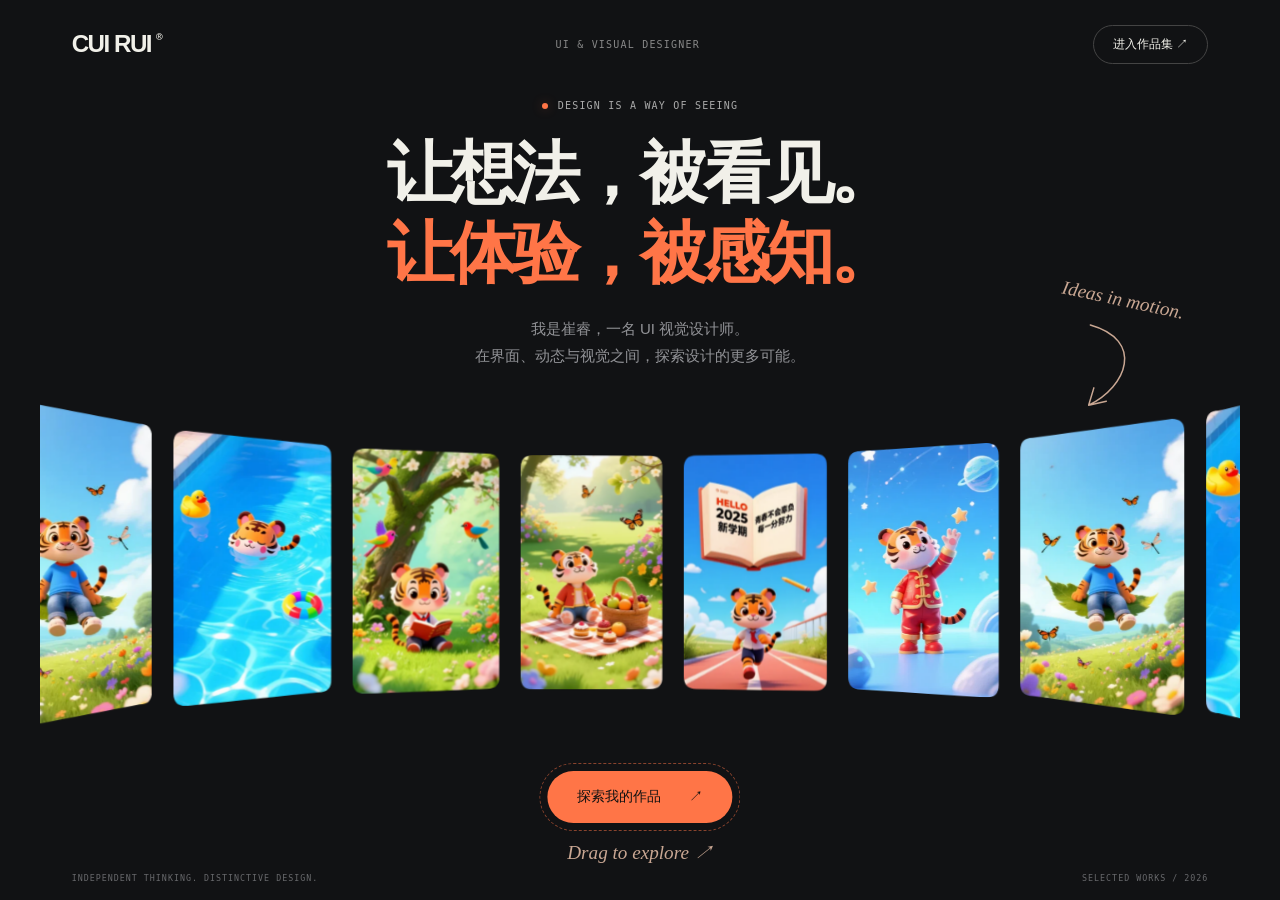
<file: index.html>
<!doctype html><html lang="zh-CN"><head><meta charset="utf-8"><meta name="viewport" content="width=device-width,initial-scale=1"><title>崔睿 — 视觉，让想法发生</title><meta name="description" content="崔睿的 UI 与视觉设计作品集，探索界面、情感交互与视觉表达。"><link rel="stylesheet" href="style.css"></head><body class="entrance"><div class="entry-frame"><header class="entry-nav"><a class="brand" href="index.html">CUI RUI<span>®</span></a><span class="mono entry-tag">UI & VISUAL DESIGNER</span><a class="pill" href="portfolio.html">进入作品集 ↗</a></header><main class="entry-copy"><div class="eyebrow"><i></i> DESIGN IS A WAY OF SEEING</div><h1><span>让想法，被看见。</span><span>让体验，被感知。</span></h1><p>我是崔睿，一名 UI 视觉设计师。<br>在界面、动态与视觉之间，探索设计的更多可能。</p></main><span class="hand note-one">Ideas in motion.<svg viewBox="0 0 100 130"><path d="M15 5 C90 10 80 75 35 110 M35 110 L37 86 M35 110 L57 100"/></svg></span><div class="carousel" aria-label="可拖拽的小老虎作品图片轮播"><div id="cards"></div></div><div class="entry-action"><a class="entry-cta" href="portfolio.html">探索我的作品 <span>↗</span></a><span class="hand">Drag to explore ↗</span></div><footer class="entry-footer mono"><span>INDEPENDENT THINKING. DISTINCTIVE DESIGN.</span><span>SELECTED WORKS / 2026</span></footer></div><script defer src="intro.js?v=perf4"></script></body></html>
</file>
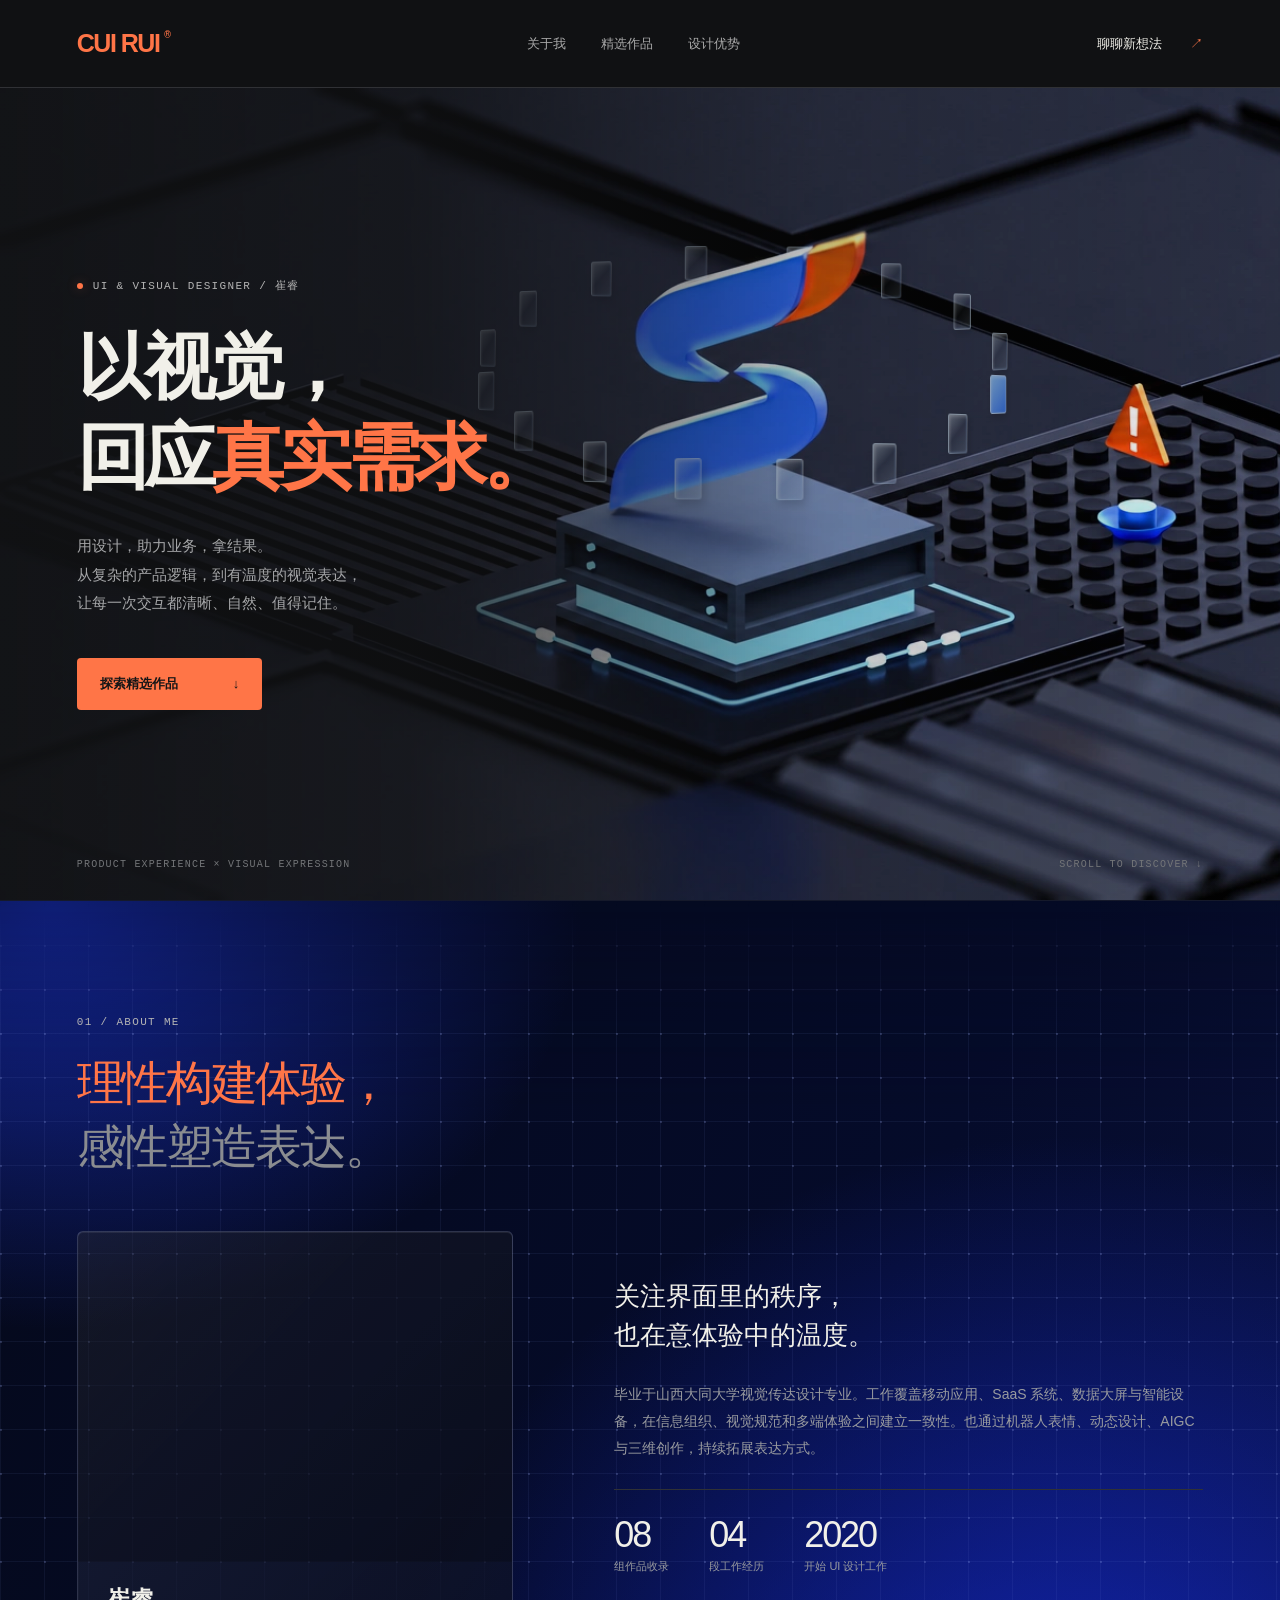
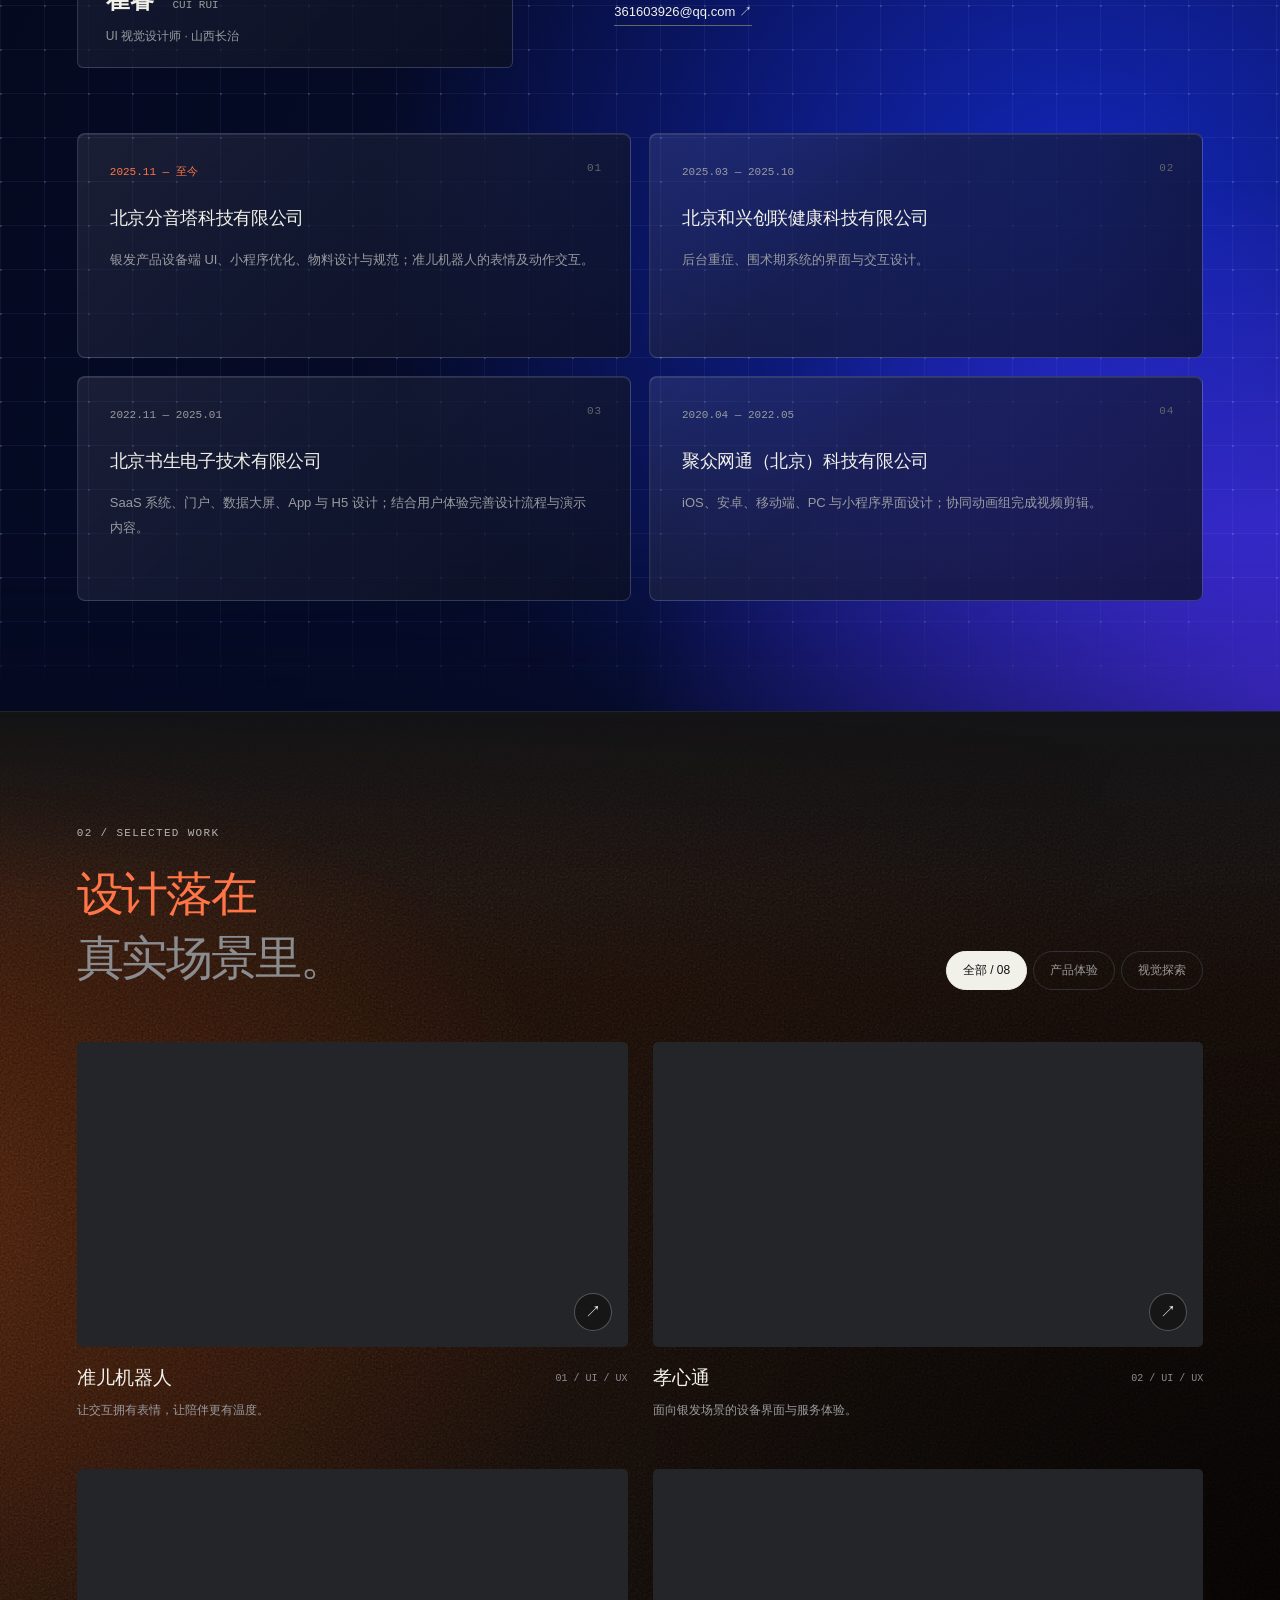
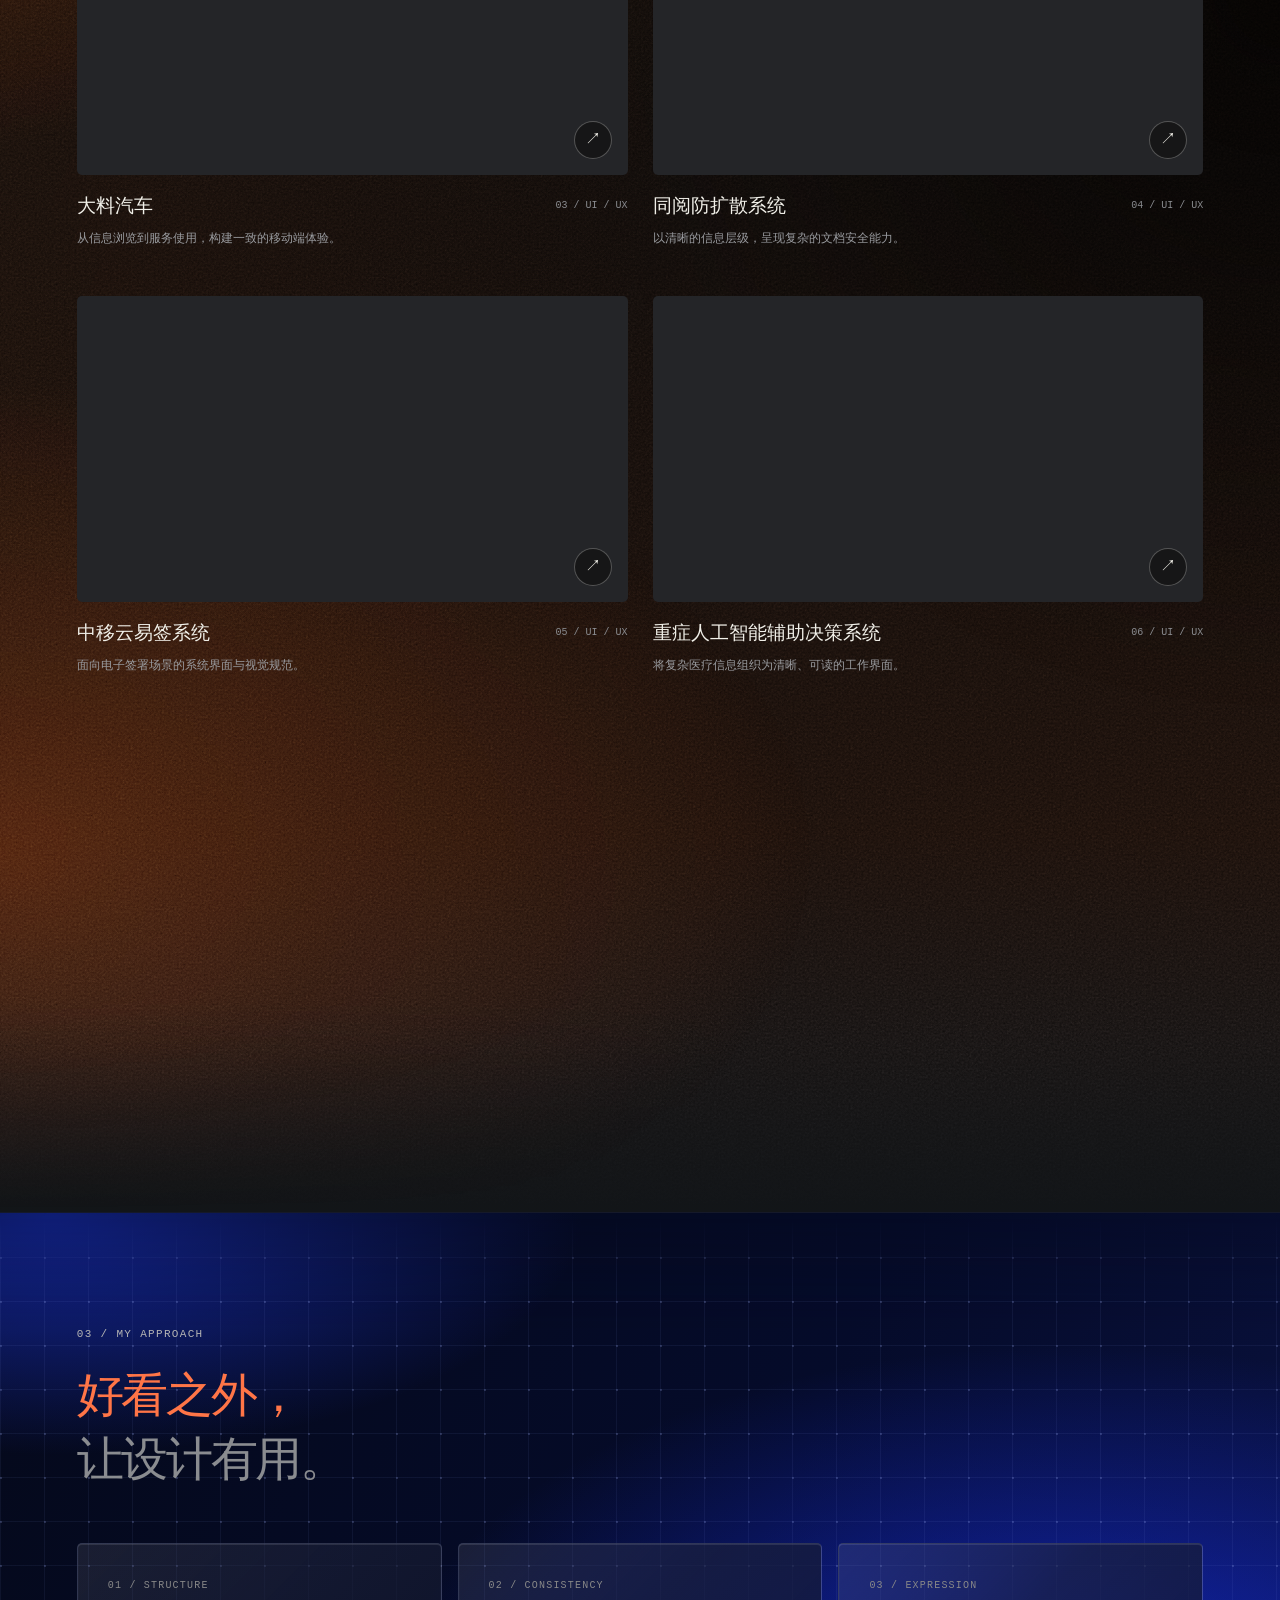
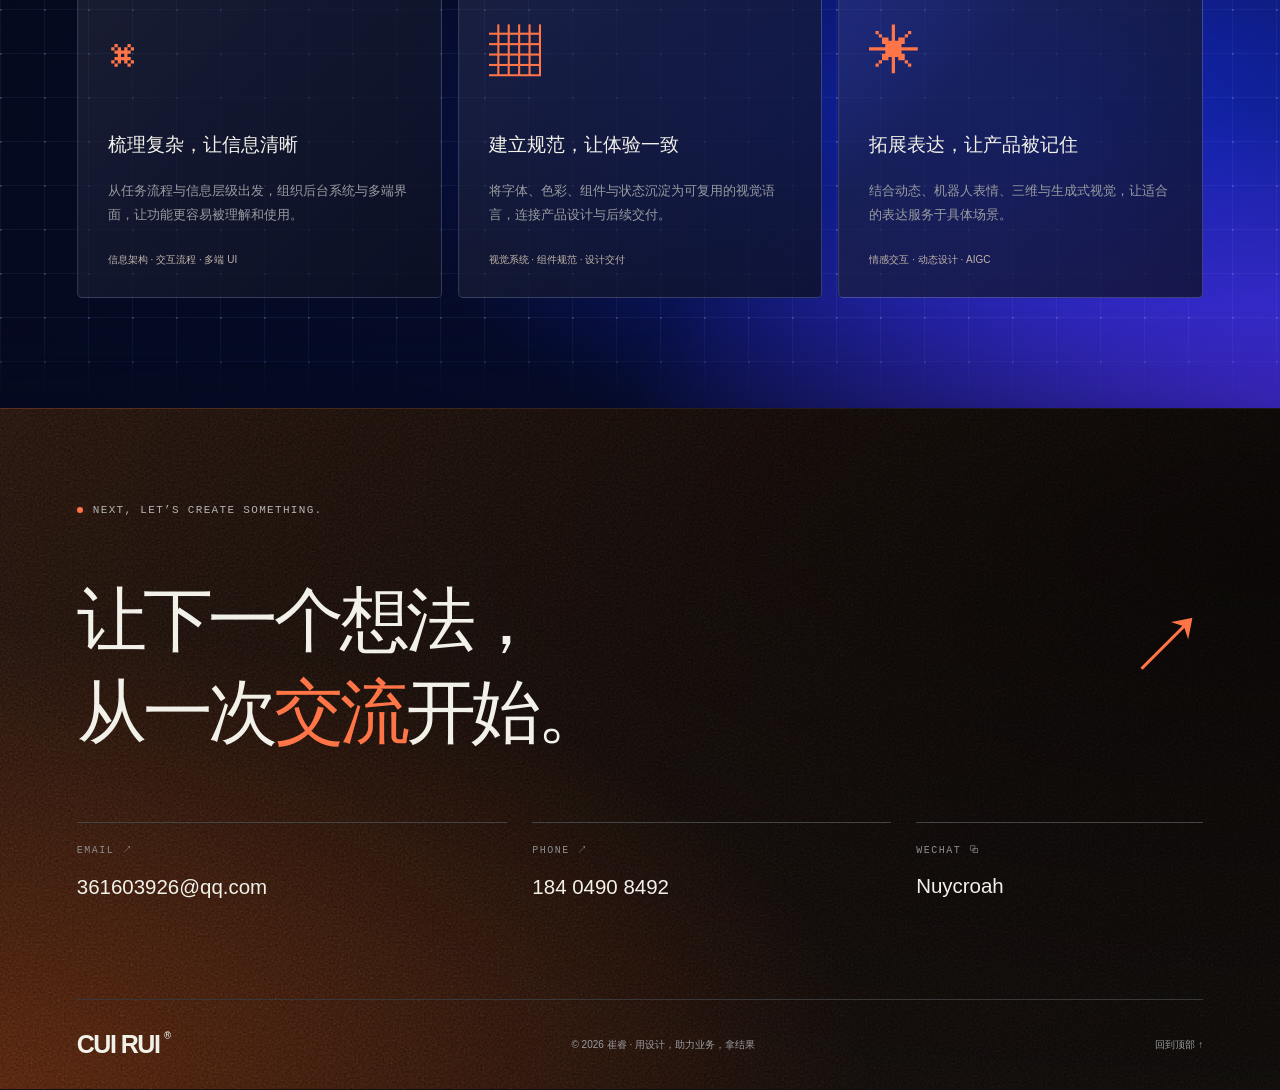
<file: portfolio.html>
<!doctype html><html lang="zh-CN"><head><meta charset="utf-8"><meta name="viewport" content="width=device-width,initial-scale=1"><title>崔睿 — UI 视觉设计师 · 精选作品</title><meta name="description" content="崔睿的个人作品集。产品界面、银发体验、机器人情感交互、AIGC 与三维视觉。"><link rel="preload" as="image" href="assets/hero-background-clean.webp" fetchpriority="high"><link rel="stylesheet" href="style.css"></head><body class="portfolio"><header class="site-nav"><a class="brand" href="index.html">CUI RUI<span>®</span></a><nav aria-label="主导航"><a href="#about">关于我</a><a href="#work">精选作品</a><a href="#approach">设计优势</a></nav><a class="nav-contact" href="#contact">聊聊新想法 <span>↗</span></a></header><main><section class="hero wrap"><div class="hero-copy"><div class="eyebrow"><i></i> UI & VISUAL DESIGNER / 崔睿</div><h1>以视觉，<br>回应<span>真实需求。</span></h1><p>用设计，助力业务，拿结果。<br>从复杂的产品逻辑，到有温度的视觉表达，<br>让每一次交互都清晰、自然、值得记住。</p><a class="solid-button" href="#work">探索精选作品 <span>↓</span></a></div><div class="hero-art" aria-hidden="true"><div class="orb o1"></div><div class="orb o2"></div><div class="orb o3"></div><div class="art-cross">+</div><div class="art-label mono">FORM<br>FOLLOWS<br>FEELING.</div><span class="art-coordinate mono">CR—026 / VISUAL EXPLORATION</span></div><div class="hero-bottom mono"><span>PRODUCT EXPERIENCE × VISUAL EXPRESSION</span><span>SCROLL TO DISCOVER ↓</span></div></section><section class="about wrap section" id="about"><div class="section-head"><span class="eyebrow">01 / ABOUT ME</span><h2>理性构建体验，<br><em>感性塑造表达。</em></h2></div><div class="about-grid"><div class="portrait-card"><div class="portrait-photo"><img src="assets/portrait-640.webp" srcset="assets/portrait-640.webp 640w, assets/portrait-1280.webp 1280w" sizes="(max-width:820px) 105px, 40vw" decoding="async" alt="崔睿的个人照片" width="2316" height="3088" loading="lazy"></div><div><h3>崔睿 <small>CUI RUI</small></h3><p>UI 视觉设计师 · 山西长治</p></div></div><div class="about-body"><p class="lead">关注界面里的秩序，<br>也在意体验中的温度。</p><p>毕业于山西大同大学视觉传达设计专业。工作覆盖移动应用、SaaS 系统、数据大屏与智能设备，在信息组织、视觉规范和多端体验之间建立一致性。也通过机器人表情、动态设计、AIGC 与三维创作，持续拓展表达方式。</p><div class="stats"><div><b>08</b><span>组作品收录</span></div><div><b>04</b><span>段工作经历</span></div><div><b>2020</b><span>开始 UI 设计工作</span></div></div><a class="text-link" href="mailto:361603926@qq.com">361603926@qq.com ↗</a></div></div><div class="experience" id="experience"><article><time>2025.11 — 至今</time><h3>北京分音塔科技有限公司</h3><p>银发产品设备端 UI、小程序优化、物料设计与规范；准儿机器人的表情及动作交互。</p></article><article><time>2025.03 — 2025.10</time><h3>北京和兴创联健康科技有限公司</h3><p>后台重症、围术期系统的界面与交互设计。</p></article><article><time>2022.11 — 2025.01</time><h3>北京书生电子技术有限公司</h3><p>SaaS 系统、门户、数据大屏、App 与 H5 设计；结合用户体验完善设计流程与演示内容。</p></article><article><time>2020.04 — 2022.05</time><h3>聚众网通（北京）科技有限公司</h3><p>iOS、安卓、移动端、PC 与小程序界面设计；协同动画组完成视频剪辑。</p></article></div></section><section id="work" class="section wrap"><div class="section-head work-head"><div><span class="eyebrow">02 / SELECTED WORK</span><h2>设计落在<br><em>真实场景里。</em></h2></div><div class="filters" role="group" aria-label="作品分类"><button class="active" data-filter="all" aria-pressed="true">全部 / 08</button><button data-filter="UI / UX" aria-pressed="false">产品体验</button><button data-filter="VISUAL" aria-pressed="false">视觉探索</button></div></div><div id="projects" class="project-grid"></div></section><section class="section wrap" id="approach"><div class="section-head"><span class="eyebrow">03 / MY APPROACH</span><h2>好看之外，<br><em>让设计有用。</em></h2></div><div class="abilities"><article><span class="mono">01 / STRUCTURE</span><div class="ability-icon">⌘</div><h3>梳理复杂，让信息清晰</h3><p>从任务流程与信息层级出发，组织后台系统与多端界面，让功能更容易被理解和使用。</p><small>信息架构 · 交互流程 · 多端 UI</small></article><article><span class="mono">02 / CONSISTENCY</span><div class="ability-icon">▦</div><h3>建立规范，让体验一致</h3><p>将字体、色彩、组件与状态沉淀为可复用的视觉语言，连接产品设计与后续交付。</p><small>视觉系统 · 组件规范 · 设计交付</small></article><article><span class="mono">03 / EXPRESSION</span><div class="ability-icon">✳</div><h3>拓展表达，让产品被记住</h3><p>结合动态、机器人表情、三维与生成式视觉，让适合的表达服务于具体场景。</p><small>情感交互 · 动态设计 · AIGC</small></article></div></section><section class="contact" id="contact"><div class="wrap"><div class="eyebrow"><i></i> NEXT, LET’S CREATE SOMETHING.</div><h2>让下一个想法，<br>从一次<span>交流</span>开始。<a href="mailto:361603926@qq.com" aria-label="给崔睿发送邮件">↗</a></h2><div class="contact-links"><a href="mailto:361603926@qq.com"><small>EMAIL ↗</small>361603926@qq.com</a><a href="tel:18404908492"><small>PHONE ↗</small>184 0490 8492</a><button id="copy-wechat"><small>WECHAT ⧉</small><span>Nuycroah</span></button></div><footer><a class="brand" href="index.html">CUI RUI<span>®</span></a><span>© 2026 崔睿 · 用设计，助力业务，拿结果</span><a href="#">回到顶部 ↑</a></footer></div></section></main><dialog id="project-dialog" aria-labelledby="dialog-title"><div class="dialog-bar"><div><span class="eyebrow" id="dialog-category"></span><h2 id="dialog-title"></h2></div><button id="close-dialog" aria-label="关闭项目详情">关闭 ✕</button></div><p id="dialog-description"></p><div id="gallery"></div></dialog><div id="toast" role="status"></div><script defer src="projects.js?v=perf5"></script><script defer src="app.js?v=perf5"></script><script defer src="hero-orbit.js?v=perf5"></script><script defer src="reveal.js?v=perf5"></script><script defer src="nav-state.js?v=perf5"></script><script defer src="card-state.js?v=perf5"></script></body></html>
</file>
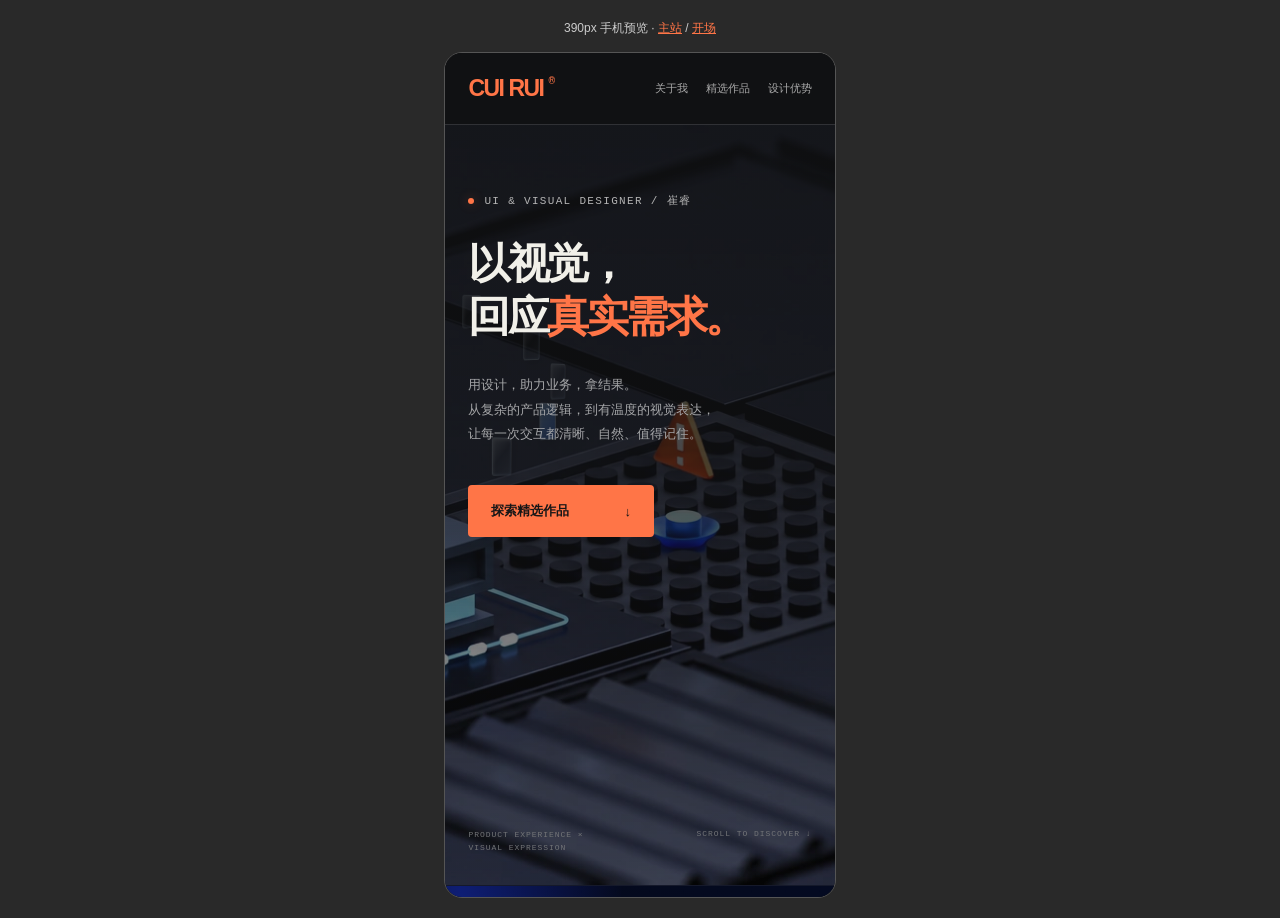
<file: preview-mobile.html>
<!doctype html><html lang="zh-CN"><meta charset="utf-8"><meta name="viewport" content="width=device-width,initial-scale=1"><title>移动端预览 · 崔睿</title><style>body{margin:0;background:#292929;color:#ccc;font:12px sans-serif;display:flex;flex-direction:column;align-items:center;gap:15px;padding:20px}iframe{width:390px;height:844px;border:1px solid #555;border-radius:18px;max-width:100%}a{color:#ff7547}</style><div>390px 手机预览 · <a href="portfolio.html" target="phone">主站</a> / <a href="index.html" target="phone">开场</a></div><iframe name="phone" src="portfolio.html" title="手机尺寸作品集预览"></iframe></html>
</file>
<file: style.css>
:root{--bg:#111214;--panel:#1b1c1f;--ink:#f1f0e9;--muted:#999b9f;--accent:#ff7547;--line:#303135;color-scheme:dark;font-family:Inter,"Helvetica Neue","PingFang SC","Microsoft YaHei",sans-serif}*{box-sizing:border-box}html{scroll-behavior:smooth;scroll-padding-top:100px}body{margin:0;background:var(--bg);color:var(--ink)}a{color:inherit;text-decoration:none}button{font:inherit;color:inherit;cursor:pointer}button,a{-webkit-tap-highlight-color:transparent}button:focus-visible,a:focus-visible{outline:2px solid var(--accent);outline-offset:6px}button{border:0}img{max-width:100%;display:block}.mono,.eyebrow{font-family:monospace;font-size:11px;letter-spacing:.12em}.brand{font-size:25px;font-weight:850;letter-spacing:-1.5px;white-space:nowrap}.brand span{font:11px monospace;vertical-align:top;margin-left:5px;letter-spacing:0}.eyebrow{display:flex;align-items:center;gap:10px;color:#b4b4b4}.eyebrow i{width:6px;height:6px;border-radius:50%;background:var(--accent);box-shadow:0 0 12px #ff754755}.wrap{max-width:1440px;padding:0 6%;margin:auto}.site-nav{position:sticky;top:0;z-index:10;height:88px;display:flex;align-items:center;justify-content:space-between;padding:0 6%;border-bottom:1px solid var(--line);background:#111214ed;backdrop-filter:blur(18px)}.site-nav nav{display:flex;gap:35px;font-size:13px;color:#aaa}.site-nav nav a:hover{color:var(--ink)}.nav-contact{font-size:13px}.nav-contact span{color:var(--accent);margin-left:25px}.hero{min-height:730px;height:calc(100svh - 88px);max-height:1000px;position:relative;display:flex;align-items:center;overflow:hidden}.hero-copy{position:relative;z-index:2}.hero h1{font-size:clamp(48px,5.6vw,82px);line-height:1.25;letter-spacing:-.06em;margin:30px 0}.hero h1 span{color:var(--accent)}.hero p{font-size:15px;line-height:1.9;color:#a5a6a8}.solid-button{display:inline-flex;gap:55px;align-items:center;padding:17px 23px;background:var(--accent);color:#161617;border-radius:4px;margin-top:25px;font-size:13px;font-weight:600}.hero-bottom{position:absolute;left:6%;right:6%;bottom:30px;display:flex;justify-content:space-between;color:#737578;font-size:10px}.hero-art{position:absolute;width:54%;height:80%;right:-3%;top:6%;perspective:900px;background:radial-gradient(ellipse,#a34c2322,transparent 65%)}.orb{position:absolute;border:1px solid #ffae7280;width:65%;aspect-ratio:1;border-radius:28%;top:17%;left:12%;transform:rotateX(58deg) rotateZ(-35deg);background:linear-gradient(130deg,#ff80590a,#ff9f6333 45%,#c6703a05);box-shadow:inset 0 0 40px #ffc49218,0 0 45px #ff754710}.o2{transform:rotateX(58deg) rotateZ(25deg);top:23%}.o3{transform:rotateX(58deg) rotateZ(85deg);top:29%}.art-label{position:absolute;top:36%;left:36%;font-size:clamp(28px,4vw,60px);line-height:.95;font-weight:800;letter-spacing:-.07em;transform:rotate(-8deg);color:#efb08a}.art-cross{position:absolute;right:15%;top:12%;color:var(--accent);font-size:28px}.art-coordinate{position:absolute;bottom:6%;right:12%;font-size:9px;color:#76706a}.section{padding-top:115px;padding-bottom:110px;border-top:1px solid var(--line)}.section-head{margin-bottom:52px}.section-head h2{font-size:clamp(32px,3.7vw,52px);font-weight:500;letter-spacing:-.05em;line-height:1.35;margin:23px 0 0}em{font-style:normal;color:#8a8c90}.about-grid{display:grid;grid-template-columns:1fr 1.35fr;gap:9%}.portrait-card{background:#252528;border-radius:6px;overflow:hidden;position:relative;min-height:395px}.portrait-card img{width:100%;height:330px;object-fit:cover;object-position:center 35%;filter:grayscale(100%)}.portrait-card>div{padding:22px 28px}.portrait-card h3{font-size:24px;margin:0}.portrait-card small{font:11px monospace;margin-left:12px;color:#9a9a9a}.portrait-card p{color:var(--muted);font-size:12px;margin-bottom:0}.about-body{align-self:center}.lead{font-size:26px;line-height:1.5;margin-top:0}.about-body>p:not(.lead){font-size:14px;color:var(--muted);line-height:1.9}.stats{display:flex;gap:40px;border-top:1px solid var(--line);padding-top:24px;margin:28px 0}.stats b{font-size:36px;font-weight:400;display:block;letter-spacing:-.06em}.stats span{font-size:11px;color:var(--muted)}.text-link{font-size:13px;border-bottom:1px solid #666;padding-bottom:6px}.experience{margin-top:65px}.experience article{display:grid;grid-template-columns:180px 1fr 1.2fr;gap:30px;border-top:1px solid var(--line);padding:25px 0}.experience time{color:var(--muted);font:11px monospace;padding-top:5px}.experience h3{font-size:14px;font-weight:500;margin:0;line-height:1.8}.experience p{font-size:12px;color:var(--muted);line-height:1.8;margin:0}.work-head{display:flex;justify-content:space-between;align-items:end}.filters{display:flex;gap:6px}.filters button{background:transparent;padding:10px 16px;border:1px solid var(--line);border-radius:24px;color:#999;font-size:12px}.filters .active{background:var(--ink);color:var(--bg);border-color:var(--ink)}.project-grid{display:grid;grid-template-columns:1fr 1fr;gap:48px 25px}.project-card{display:block;width:100%;padding:0;background:transparent;text-align:left}.project-image{aspect-ratio:1.64;overflow:hidden;border-radius:5px;background:#242528;position:relative}.project-image img{width:100%;height:100%;object-fit:cover;transition:transform .6s}.project-card:hover img{transform:scale(1.035)}.project-image .project-open{position:absolute;right:16px;bottom:16px;background:#151515d9;border:1px solid #ffffff44;width:38px;height:38px;border-radius:50%;display:grid;place-items:center}.project-meta{display:flex;justify-content:space-between;gap:16px;margin-top:18px;align-items:center}.project-meta h3{font-size:19px;font-weight:500;margin:0}.project-meta small{color:#8a8c90;font:10px monospace;white-space:nowrap}.project-card p{color:var(--muted);font-size:12px;line-height:1.7;margin:9px 0 0}.abilities{display:grid;grid-template-columns:repeat(3,1fr);gap:16px}.abilities article{padding:30px;background:var(--panel);border:1px solid #2c2d30;border-radius:5px}.abilities .mono{font-size:10px;color:#888}.ability-icon{font-size:52px;color:var(--accent);height:120px;display:flex;align-items:center}.abilities h3{font-size:19px;font-weight:500;line-height:1.5}.abilities p{font-size:13px;color:var(--muted);line-height:1.9}.abilities small{display:block;font-size:10px;color:#c1b3aa;margin-top:25px}.contact{background:#1c1c1e;border-top:1px solid var(--line);padding-top:95px}.contact h2{font-size:clamp(38px,5.5vw,76px);font-weight:500;letter-spacing:-.06em;line-height:1.3;position:relative}.contact h2 span{color:var(--accent)}.contact h2>a{position:absolute;right:0;top:20px;font-size:80px;color:var(--accent)}.contact-links{display:grid;grid-template-columns:1.2fr 1fr .8fr;gap:25px;margin:65px 0 80px}.contact-links>a,.contact-links button{background:transparent;text-align:left;font-size:clamp(15px,1.6vw,23px);padding:20px 0;border-top:1px solid #444}.contact-links small{display:block;font:10px monospace;color:#8d8e90;margin-bottom:18px;letter-spacing:.15em}.contact footer{padding:30px 0;border-top:1px solid #38383b;display:flex;align-items:center;justify-content:space-between}.contact footer>span,.contact footer>a:last-child{font-size:10px;color:var(--muted)}dialog{background:#191a1d;color:var(--ink);border:1px solid #444;border-radius:10px;width:min(1100px,94vw);max-height:92svh;padding:28px}dialog::backdrop{background:#000c;backdrop-filter:blur(9px)}.dialog-bar{display:flex;justify-content:space-between;align-items:center;position:sticky;top:-28px;background:#191a1df5;padding:15px 0;z-index:2}.dialog-bar h2{font-size:24px;margin:10px 0}.dialog-bar button{background:#333;padding:12px 18px;border-radius:30px}.dialog-bar .eyebrow{font-size:9px}#dialog-description{font-size:14px;color:var(--muted);margin-bottom:28px}#gallery img,#gallery video{width:100%;height:auto;margin-bottom:12px;border-radius:4px}#gallery a{display:block;color:var(--muted);font-size:12px;margin-bottom:20px}#toast{position:fixed;bottom:25px;left:50%;transform:translateX(-50%);padding:14px 25px;background:var(--ink);color:#111;border-radius:5px;opacity:0;pointer-events:none;z-index:100}#toast.show{opacity:1}.entrance{overflow:hidden}.entry-frame{width:calc(1440 * var(--u));height:calc(1080 * var(--u));--u:min(100vw / 1440,100svh / 1080);position:absolute;top:50%;left:50%;transform:translate(-50%,-50%);overflow:hidden}.entry-nav{position:absolute;top:calc(30 * var(--u));left:calc(38 * var(--u));right:calc(38 * var(--u));display:flex;justify-content:space-between;align-items:center}.entry-nav .brand{font-size:calc(29 * var(--u))}.entry-tag{color:#888;font-size:calc(12 * var(--u))}.pill{border:1px solid #444;border-radius:30px;padding:calc(13 * var(--u)) calc(23 * var(--u));font-size:calc(14 * var(--u))}.entry-copy{text-align:center;position:absolute;top:calc(120 * var(--u));width:100%;pointer-events:none}.entry-copy .eyebrow{justify-content:center;font-size:calc(12 * var(--u));color:#aaa}.entry-copy h1{font-size:calc(80 * var(--u));font-weight:650;line-height:1.19;letter-spacing:-.055em;margin:calc(28 * var(--u)) 0 calc(26 * var(--u))}.entry-copy h1 span{display:block}.entry-copy h1 span:last-child{color:var(--accent)}.entry-copy p{font-size:calc(18 * var(--u));line-height:1.8;color:#929397}.carousel{position:absolute;top:calc(480 * var(--u));height:calc(395 * var(--u));width:100%;touch-action:pan-y;cursor:grab;user-select:none}.carousel.dragging{cursor:grabbing}.video-card{position:absolute;overflow:hidden;left:0;top:0;background:#2d3b31;will-change:transform;pointer-events:none}.tile-media{position:absolute;max-width:none;object-fit:fill}.poster{background-size:100% 100%}.video-card video{opacity:0;transition:opacity .5s}.video-card video.ready{opacity:1}.play-dot{position:absolute;bottom:18px;left:15px;border:1px solid #fff5;background:#ffffff20;border-radius:50%;width:27px;height:27px;display:grid;place-items:center;backdrop-filter:blur(10px);font-size:9px;color:#fff}.entry-action{position:absolute;top:calc(925 * var(--u));left:50%;transform:translateX(-50%);display:flex;align-items:center;flex-direction:column;gap:calc(20 * var(--u))}.entry-cta{background:var(--accent);color:#111;padding:calc(20 * var(--u)) calc(35 * var(--u));border-radius:50px;font-size:calc(17 * var(--u));white-space:nowrap;outline:1px dashed #ff754780;outline-offset:7px}.entry-cta span{margin-left:25px}.hand{font-family:cursive;font-style:italic;color:#c9a793;font-size:calc(23 * var(--u))}.note-one{position:absolute;top:calc(345 * var(--u));right:calc(80 * var(--u));transform:rotate(12deg)}.note-one svg{width:calc(90 * var(--u));height:calc(120 * var(--u));display:block;margin:15px auto 0;fill:none;stroke:#c9a793;stroke-width:2;stroke-linecap:round;stroke-dasharray:230;stroke-dashoffset:0;animation:draw 2s ease both}.entry-footer{position:absolute;bottom:calc(20 * var(--u));left:calc(38 * var(--u));right:calc(38 * var(--u));display:flex;justify-content:space-between;color:#68696c;font-size:calc(10 * var(--u))}@keyframes draw{from{stroke-dashoffset:230}to{stroke-dashoffset:0}}@media(min-width:821px){.entry-copy{animation:appear .9s both}.carousel{animation:appear 1.3s .25s both}.entry-action{animation:appear 1s .5s both}@keyframes appear{from{opacity:0;filter:blur(8px);translate:0 20px}to{opacity:1;filter:blur(0);translate:0 0}}}@media(max-width:820px){.site-nav{height:72px;padding:0 6%}.brand{font-size:23px}.site-nav nav{gap:18px;font-size:11px}.nav-contact{display:none}.hero{min-height:760px;height:auto;display:block;padding-top:68px;padding-bottom:330px}.hero h1{font-size:clamp(42px,8vw,65px)}.hero p{font-size:13px}.hero-art{width:85%;height:340px;top:auto;bottom:10px;right:-12%;opacity:.8}.art-label{font-size:35px}.hero-bottom{font-size:8px}.hero-bottom span:first-child{max-width:150px;line-height:1.6}.section{padding-top:65px;padding-bottom:65px}.about-grid{grid-template-columns:1fr;gap:35px}.portrait-card{min-height:0;display:flex;align-items:center;padding:18px;gap:14px}.portrait-card img{width:105px;height:110px;border-radius:4px}.portrait-card>div{padding:0}.portrait-card h3{font-size:22px}.portrait-card p{font-size:10px}.portrait-card small{font-size:9px}.about-body .lead{font-size:24px}.experience{margin-top:40px}.experience article{grid-template-columns:1fr;gap:10px;padding:22px 0}.stats{justify-content:space-between;gap:15px}.stats b{font-size:32px}.work-head{display:block}.filters{margin-top:28px}.filters button{padding:10px 14px}.project-grid{grid-template-columns:1fr;gap:35px}.project-meta h3{font-size:18px}.abilities{grid-template-columns:1fr}.abilities article{padding:25px}.ability-icon{height:85px}.contact{padding-top:65px}.contact h2{font-size:clamp(31px,6.6vw,52px)}.contact h2>a{font-size:48px;top:10px}.contact-links{grid-template-columns:1fr;margin:35px 0 45px;gap:5px}.contact-links>a,.contact-links button{font-size:21px}.contact-links small{margin-bottom:10px}.contact footer{flex-wrap:wrap;gap:25px}.contact footer>span{order:3;width:100%;font-size:9px}dialog{padding:15px}.dialog-bar{top:-15px}.dialog-bar h2{font-size:18px;max-width:230px}.dialog-bar button{font-size:11px;padding:10px;white-space:nowrap}.entrance{overflow:auto}.entry-frame{--u:calc(100vw / 640);position:relative;top:0;left:0;transform:none;width:100%;height:max(780px,100svh);min-height:780px}.entry-nav{top:25px;left:24px;right:24px}.entry-nav .brand{font-size:25px}.entry-tag{display:none}.pill{font-size:12px;padding:11px 16px}.entry-copy{top:145px;padding:0 20px}.entry-copy .eyebrow{font-size:9px;letter-spacing:.1em}.entry-copy h1{font-size:clamp(34px,7.4vw,56px);margin:24px 0;line-height:1.35}.entry-copy p{font-size:12px;line-height:1.9}.carousel{top:380px;height:250px}.entry-action{top:660px;gap:18px}.entry-cta{font-size:14px;padding:18px 27px}.entry-action .hand{font-size:14px}.note-one{display:none}.entry-footer{bottom:18px;left:24px;right:24px;font-size:8px}.entry-footer span:first-child{display:none}}@media(prefers-reduced-motion:reduce){html{scroll-behavior:auto}*,*::before,*::after{animation:none!important;transition:none!important}}

.carousel-image{width:100%;height:100%;object-fit:cover;object-position:center;pointer-events:none}

/* 用户提供的首屏视觉，仅替换右侧背景。 */
.hero-art{background-image:url("assets/hero-background.webp");background-size:cover;background-position:75% center;background-repeat:no-repeat}.hero-art>*{display:none}
/* 首屏图片铺满 Banner，文字置于背景上方。 */
.hero-art{inset:0;width:100%;height:100%;background-position:center;background-size:cover;opacity:1;perspective:none}
.hero-art::after{content:"";position:absolute;inset:0;background:linear-gradient(90deg,rgba(17,18,20,.94) 0%,rgba(17,18,20,.8) 32%,rgba(17,18,20,.25) 64%,rgba(17,18,20,.06) 100%)}
.hero-bottom{z-index:2}
@media(max-width:820px){.hero-art{inset:0;width:100%;height:100%;opacity:1;background-position:65% center}.hero-art::after{background:linear-gradient(180deg,rgba(17,18,20,.85) 0%,rgba(17,18,20,.76) 46%,rgba(17,18,20,.24) 100%)}}
/* 保留图片右边缘与右侧主体。 */
.hero-art{background-position:right center}
/* 玻璃方块沿主体周围的空间轨道循环。 */
.hero-art{overflow:hidden}.hero-art .glass-orbit-layer{display:block;position:absolute;inset:0;pointer-events:none;z-index:1}.orbit-glass{position:absolute;width:25px;height:35px;border-radius:3px;border:1px solid rgba(219,240,255,.72);border-right-color:rgba(255,255,255,.2);border-bottom-color:rgba(184,217,255,.3);background:linear-gradient(135deg,rgba(230,245,255,.42),rgba(167,202,235,.06) 48%,rgba(213,235,255,.2));box-shadow:inset 2px 2px 3px #ffffff40,inset -1px -1px 2px #97b9e855,2px 4px 10px #0003;backdrop-filter:blur(3px);will-change:transform,left,top}.orbit-glass:nth-child(6n){background:linear-gradient(135deg,#9fcaffb0,#2871ff90);border-color:#aed5ffb3}@media(max-width:820px){.orbit-glass{width:18px;height:26px}}

/* 用清理后的底图替换静态方块，仅保留一圈可运动方块。 */
.hero-art{background-image:url("assets/hero-background-clean.webp");z-index:0}
.hero-art::after{z-index:4;pointer-events:none}
.hero-art .glass-orbit-back{z-index:1}.hero-art .glass-orbit-front{z-index:3}
.hero-art .orbit-subject{display:block;position:absolute;max-width:none;z-index:2;pointer-events:none;clip-path:polygon(79.4% 17.6%,79.4% 20.6%,78.4% 24.4%,76.5% 26.8%,72.8% 29.6%,72.1% 31.3%,73.3% 33.5%,74.2% 33.8%,75.1% 34%,77.2% 35.4%,77.7% 38%,77.6% 41.8%,76.1% 45.4%,67.4% 52.4%,67.6% 47.7%,68.5% 43.7%,71.4% 39.7%,74.5% 37.1%,74.8% 35.5%,73.4% 34.6%,71.9% 36.7%,70.1% 36%,68.9% 33.8%,68.6% 30.6%,69.2% 27.2%,70.6% 24.6%)}
.orbit-glass:nth-child(6n){background:linear-gradient(135deg,rgba(230,245,255,.42),rgba(167,202,235,.06) 48%,rgba(213,235,255,.2));border-color:rgba(219,240,255,.72)}
.orbit-glass.is-blue{background:linear-gradient(135deg,#92c9ff,#3477f8);border-color:#bddbff}

/* 原色头像与独立黑色遮罩。 */
.portrait-card>.portrait-photo{position:relative;padding:0;height:330px;overflow:hidden}
.portrait-photo::after{content:"";position:absolute;inset:0;background:rgba(0,0,0,.25);pointer-events:none}
.portrait-photo img{filter:none;width:100%;height:100%;object-fit:cover;object-position:center 48%}
@media(max-width:820px){.portrait-card>.portrait-photo{width:105px;height:110px;flex-shrink:0;border-radius:4px}.portrait-photo img{width:100%;height:100%;object-position:center 48%}}
/* 工作经历改为独立卡片，沿用现有内容。 */
.experience{display:grid;grid-template-columns:repeat(2,minmax(0,1fr));gap:18px;counter-reset:career}
.experience article{display:flex;flex-direction:column;gap:0;position:relative;padding:30px 32px 32px;background:var(--panel);border:1px solid var(--line);border-radius:8px;min-height:225px;counter-increment:career}
.experience article::after{content:"0" counter(career);position:absolute;top:28px;right:28px;font:11px monospace;color:#626469;letter-spacing:.08em}
.experience time{padding:0 40px 0 0;color:var(--muted);font-size:11px;line-height:1.6}
.experience article:first-child time{color:var(--accent)}
.experience h3{font-size:18px;line-height:1.55;font-weight:500;margin:24px 0 15px;letter-spacing:-.02em}
.experience p{font-size:13px;line-height:1.9;color:var(--muted);margin:0;max-width:46em}
@media(max-width:820px){.experience{grid-template-columns:1fr;gap:14px}.experience article{padding:25px;min-height:0}.experience article::after{top:25px;right:25px}.experience h3{font-size:17px;margin-top:20px}.experience p{font-size:12px}}
/* 按钮交互反馈：仅在支持悬停的设备启用。 */
.solid-button,.entry-cta,.pill,.filters button,.dialog-bar button,.nav-contact,.contact-links button,.contact h2>a,.text-link{transition:background-color .22s ease,color .22s ease,border-color .22s ease,box-shadow .22s ease,transform .22s ease}
.solid-button span,.entry-cta span,.nav-contact span{display:inline-block;transition:transform .22s ease}
.project-open{transition:background-color .22s ease,color .22s ease,transform .22s ease}
@media(hover:hover) and (pointer:fine){
.solid-button:hover,.entry-cta:hover{background:#ff906b;transform:translateY(-3px);box-shadow:0 8px 24px #ff75472b}
.solid-button:hover span{transform:translateY(3px)}.entry-cta:hover span,.nav-contact:hover span{transform:translate(3px,-3px)}
.pill:hover{border-color:var(--accent);background:#ff754715;color:var(--accent);transform:translateY(-2px)}
.filters button:hover{border-color:var(--accent);color:var(--accent);background:#ff75470d;transform:translateY(-2px)}
.filters button.active:hover{background:var(--ink);color:#111;border-color:var(--ink);box-shadow:0 4px 14px #ffffff13}
.dialog-bar button:hover{background:#494a4e;transform:translateY(-2px)}
.nav-contact:hover,.text-link:hover{color:var(--accent)}
.contact-links button:hover{border-color:var(--accent);background:#ff754708;color:var(--accent)}
.contact h2>a:hover{transform:translate(4px,-4px);color:#ffa284}
.project-card:hover .project-open{background:var(--accent);color:#111;transform:rotate(6deg)}
}
.solid-button:active,.entry-cta:active,.pill:active,.filters button:active,.dialog-bar button:active{transform:translateY(1px);box-shadow:none}
/* 关于我：内容下方的低对比度动态纹理。 */
.about{position:relative;isolation:isolate;overflow:hidden}
.about::before,.about::after{content:"";position:absolute;inset:0;pointer-events:none;z-index:-1}
.about::before{inset:-70px;background-image:linear-gradient(rgba(164,176,194,.045) 1px,transparent 1px),linear-gradient(90deg,rgba(164,176,194,.045) 1px,transparent 1px),radial-gradient(ellipse at 80% 35%,rgba(255,117,71,.065),transparent 55%);background-size:52px 52px,52px 52px,100% 100%;mask-image:linear-gradient(180deg,transparent,#000 18%,#000 80%,transparent);animation:about-grid-drift 32s linear infinite}
.about::after{opacity:.1;background-image:url("data:image/svg+xml,%3Csvg viewBox='0 0 180 180' xmlns='http://www.w3.org/2000/svg'%3E%3Cfilter id='n'%3E%3CfeTurbulence type='fractalNoise' baseFrequency='.85' numOctaves='3' stitchTiles='stitch'/%3E%3C/filter%3E%3Cpath fill='%23fff' filter='url(%23n)' opacity='.5' d='M0 0h180v180H0z'/%3E%3C/svg%3E");background-size:180px 180px;mask-image:linear-gradient(180deg,transparent,#000 20%,#000 80%,transparent)}
@keyframes about-grid-drift{from{transform:translate3d(0,0,0)}to{transform:translate3d(52px,52px,0)}}
@media(prefers-reduced-motion:reduce){.about::before{animation:none}}
/* 关于我与设计优势卡片的悬停边框光晕。 */
.portrait-card,.experience article,.abilities article{transition:border-color .28s ease,box-shadow .28s ease}
.portrait-card{border:1px solid transparent}
@media(hover:hover) and (pointer:fine){
.portrait-card:hover,.experience article:hover,.abilities article:hover{border-color:rgba(255,143,99,.72);box-shadow:0 0 0 1px rgba(255,117,71,.12),0 0 26px rgba(255,117,71,.16),inset 0 0 22px rgba(255,117,71,.045)}
}
.portrait-card:focus-within,.experience article:focus-within,.abilities article:focus-within{border-color:rgba(255,143,99,.72);box-shadow:0 0 24px rgba(255,117,71,.16)}
/* Banner 微向右移，移动端减小偏移，保持 cover 自适应。 */
.hero-art{--hero-image-shift:32px;background-position:calc(100% + var(--hero-image-shift)) center}
@media(max-width:820px){.hero-art{--hero-image-shift:12px}}
/* 关于我与设计优势：克制的微橙色到黑色渐变底色。 */
.portrait-card,.experience article,.abilities article{background:linear-gradient(135deg,#30221e 0%,#211c1b 32%,#171719 64%,#111214 100%)}
/* Editorial opening & scroll choreography. Masks stay local to text and media. */
.motion-pending{visibility:hidden}
.motion-line{display:block;overflow:hidden;line-height:inherit;padding-bottom:.09em;margin-bottom:-.09em}
.motion-line-inner{display:block;transform-origin:0 100%;line-height:inherit}
.hero h1 .motion-line,.hero h1 .motion-line-inner{color:inherit}
.hero h1 .motion-line-inner>span{color:var(--accent)}
.opening-curtain{position:fixed;inset:0;background:#171719;z-index:1000;display:flex;flex-direction:column;align-items:center;justify-content:center;pointer-events:none;overflow:hidden;color:var(--ink)}
.opening-word{font-size:clamp(65px,12vw,180px);font-weight:800;letter-spacing:-.085em;line-height:1.2;transform-origin:center}
.opening-word span{font:14px monospace;vertical-align:top;display:inline-block;margin:18px 0 0 14px;letter-spacing:0;color:var(--accent)}
.opening-rule{height:1px;width:min(380px,65vw);background:var(--accent);margin:30px 0;transform-origin:left}
.opening-caption{font:9px monospace;letter-spacing:.22em;color:#8d8d90}
.project-image img[data-parallax]{height:calc(100% + 56px);max-height:none;margin-top:-28px;translate:0 var(--image-drift,0px)}
@media(max-width:820px){.opening-word span{font-size:10px;margin-top:8px}.opening-caption{font-size:8px;letter-spacing:.1em}.project-image img[data-parallax]{height:calc(100% + 32px);margin-top:-16px}}
@media(prefers-reduced-motion:reduce){.motion-pending{visibility:visible}.opening-curtain{display:none}.project-image img[data-parallax]{translate:none}}

.opening-word-mask{overflow:hidden;padding:0 8px}
.site-nav>.brand{color:var(--accent)}
/* 精选作品：淡橙色渐变与细颗粒纹理，置于内容下方。 */
#work{position:relative;isolation:isolate}
#work::before,#work::after{content:"";position:absolute;inset:0;z-index:-1;pointer-events:none}
#work::before{background:radial-gradient(ellipse at 8% 18%,rgba(255,117,71,.085),transparent 54%),radial-gradient(ellipse at 94% 72%,rgba(208,91,49,.055),transparent 52%);mask-image:linear-gradient(180deg,transparent,#000 12%,#000 88%,transparent)}
#work::after{opacity:.065;background-image:url("data:image/svg+xml,%3Csvg viewBox='0 0 160 160' xmlns='http://www.w3.org/2000/svg'%3E%3Cfilter id='grain'%3E%3CfeTurbulence type='fractalNoise' baseFrequency='.9' numOctaves='3' stitchTiles='stitch'/%3E%3C/filter%3E%3Cpath fill='%23ffb295' filter='url(%23grain)' opacity='.6' d='M0 0h160v160H0z'/%3E%3C/svg%3E");background-size:160px 160px;mask-image:linear-gradient(180deg,transparent,#000 15%,#000 85%,transparent)}
/* 章节背景叙事：人物的温度 → 作品光场 → 理性构建 → 暖色收尾。 */
.about{background:linear-gradient(180deg,#111214 0%,#171619 42%,#141416 100%)}
.about::before,.about::after{z-index:0}.about>*{position:relative;z-index:1}
#work{background:linear-gradient(180deg,#141416 0%,#201815 34%,#171416 72%,#121518 100%)}
#work::before,#work::after{z-index:0}#work>*{position:relative;z-index:1}
#work::before{background:radial-gradient(ellipse at 5% 20%,rgba(255,117,71,.12),transparent 55%),radial-gradient(ellipse at 95% 70%,rgba(203,103,64,.07),transparent 55%)}
#approach{position:relative;isolation:isolate;background:linear-gradient(180deg,#121518,#151b20 55%,#171719);overflow:hidden}
#approach::before,#approach::after{content:"";position:absolute;inset:0;pointer-events:none;z-index:0}
#approach::before{background:repeating-linear-gradient(115deg,transparent 0 47px,rgba(167,191,212,.035) 47px 48px),radial-gradient(ellipse at 80% 10%,rgba(125,162,192,.06),transparent 65%);mask-image:linear-gradient(180deg,transparent,#000 20%,#000 80%,transparent)}
#approach::after{background:linear-gradient(90deg,transparent 49.95%,rgba(190,206,218,.045) 50%,transparent 50.05%);mask-image:linear-gradient(180deg,transparent,#000 25%,#000 75%,transparent)}
#approach>*{position:relative;z-index:1}
.contact{position:relative;isolation:isolate;overflow:hidden;background:radial-gradient(ellipse at 90% 80%,rgba(255,117,71,.12),transparent 66%),linear-gradient(180deg,#171719,#251c19 70%,#181618)}
.contact::before{content:"";position:absolute;inset:0;z-index:0;pointer-events:none;opacity:.09;background-image:url("data:image/svg+xml,%3Csvg viewBox='0 0 160 160' xmlns='http://www.w3.org/2000/svg'%3E%3Cfilter id='n'%3E%3CfeTurbulence type='fractalNoise' baseFrequency='.8' numOctaves='3' stitchTiles='stitch'/%3E%3C/filter%3E%3Cpath fill='%23fff' filter='url(%23n)' d='M0 0h160v160H0z'/%3E%3C/svg%3E");background-size:160px 160px}
.contact>.wrap{position:relative;z-index:1}
.section,.contact{border-top-color:rgba(180,183,190,.09)}
/* 作品入口完整展示原图，取消放大视差带来的裁切。 */
.project-image{aspect-ratio:auto}
.project-image img,.project-image img[data-parallax]{display:block;width:100%;height:auto;max-height:none;margin:0;object-fit:contain;translate:none;scale:1;transform:none}
.project-card:hover .project-image img{transform:none}
/* 旋转方块用渐变模拟折射，避免逐帧 backdrop-filter 采样。 */
.orbit-glass{backdrop-filter:none}
.orbit-glass{will-change:transform}
/* 精选作品材质：参考橙黑磨砂颗粒，以静态纹理避免持续滤镜动画。 */
#work{background:linear-gradient(180deg,#141416 0%,#150d09 13%,#100c0a 50%,#1b100b 82%,#121518 100%)}
#work::before{background:radial-gradient(ellipse 80% 32% at -15% 25%,rgba(201,73,18,.3),transparent 78%),radial-gradient(ellipse 85% 30% at 0% 83%,rgba(231,86,24,.25),transparent 75%),radial-gradient(ellipse 65% 40% at 100% 42%,rgba(0,0,0,.65),transparent 85%),linear-gradient(115deg,rgba(143,62,23,.12),transparent 53%);mask-image:linear-gradient(180deg,transparent,#000 9%,#000 90%,transparent)}
#work::after{opacity:.3;mix-blend-mode:soft-light;background-image:url("data:image/svg+xml,%3Csvg width='240' height='240' viewBox='0 0 240 240' xmlns='http://www.w3.org/2000/svg'%3E%3Cfilter id='sand'%3E%3CfeTurbulence type='fractalNoise' baseFrequency='.72' numOctaves='3' stitchTiles='stitch'/%3E%3CfeColorMatrix type='saturate' values='0'/%3E%3CfeComponentTransfer%3E%3CfeFuncR type='linear' slope='1.7' intercept='-.35'/%3E%3CfeFuncG type='linear' slope='1.7' intercept='-.35'/%3E%3CfeFuncB type='linear' slope='1.7' intercept='-.35'/%3E%3C/feComponentTransfer%3E%3C/filter%3E%3Cpath fill='%23888' filter='url(%23sand)' d='M0 0h240v240H0z'/%3E%3C/svg%3E");background-size:240px 240px;mask-image:linear-gradient(180deg,transparent,#000 8%,#000 92%,transparent)}
#work::after{opacity:.55;background-size:360px 360px}
/* 页尾呼应作品区的橙黑磨砂材质。 */
.contact{background:radial-gradient(ellipse 85% 85% at 0% 100%,rgba(215,76,18,.3),transparent 80%),radial-gradient(ellipse at 100% 20%,rgba(0,0,0,.5),transparent 75%),linear-gradient(135deg,#25150e,#110c0a 72%,#0e0b09)}
.contact::before{opacity:.55;mix-blend-mode:soft-light;background-image:url("data:image/svg+xml,%3Csvg width='240' height='240' viewBox='0 0 240 240' xmlns='http://www.w3.org/2000/svg'%3E%3Cfilter id='sand'%3E%3CfeTurbulence type='fractalNoise' baseFrequency='.72' numOctaves='3' stitchTiles='stitch'/%3E%3CfeColorMatrix type='saturate' values='0'/%3E%3CfeComponentTransfer%3E%3CfeFuncR type='linear' slope='1.7' intercept='-.35'/%3E%3CfeFuncG type='linear' slope='1.7' intercept='-.35'/%3E%3CfeFuncB type='linear' slope='1.7' intercept='-.35'/%3E%3C/feComponentTransfer%3E%3C/filter%3E%3Cpath fill='%23888' filter='url(%23sand)' d='M0 0h240v240H0z'/%3E%3C/svg%3E");background-size:360px 360px}
/* 导航悬停与当前章节状态。 */
.site-nav nav a{position:relative;padding:12px 0;transition:color .25s ease}
.site-nav nav a::after{content:"";position:absolute;bottom:3px;left:50%;width:16px;height:2px;border-radius:2px;background:var(--accent);transform:translateX(-50%) scaleX(0);transition:transform .3s cubic-bezier(.19,1,.22,1)}
.site-nav nav a.is-current,.site-nav nav a:focus-visible{color:var(--accent)}
.site-nav nav a.is-current::after,.site-nav nav a:focus-visible::after{transform:translateX(-50%) scaleX(1)}
@media(hover:hover){.site-nav nav a:hover{color:var(--accent)}.site-nav nav a:hover::after{transform:translateX(-50%) scaleX(1)}}
.about::before{animation-play-state:paused}
.about.ambient-active::before{animation-play-state:running}
@media(max-width:820px){.site-nav{backdrop-filter:none;background:rgba(17,18,20,.98)}}
/* 关于我与设计优势：深蓝电光网格，静态渐变减少绘制开销。 */
.about,#approach{background:#05091b;isolation:isolate}
.about::before,#approach::before{content:"";position:absolute;inset:0;z-index:0;pointer-events:none;transform:none;animation:none;background:radial-gradient(ellipse 65% 48% at 100% 100%,rgba(80,50,255,.88),transparent 78%),radial-gradient(ellipse 70% 62% at 84% 65%,rgba(23,47,240,.72),transparent 78%),radial-gradient(ellipse 52% 38% at 4% 0%,rgba(29,58,240,.64),transparent 80%),linear-gradient(115deg,#05091b,#050b2a 55%,#0a1241);background-size:auto;mask-image:linear-gradient(180deg,rgba(0,0,0,.65),#000 15%,#000 87%,rgba(0,0,0,.7))}
.about::after,#approach::after{content:"";position:absolute;inset:0;z-index:0;pointer-events:none;opacity:1;background-image:linear-gradient(rgba(144,162,243,.075) 1px,transparent 1px),linear-gradient(90deg,rgba(144,162,243,.075) 1px,transparent 1px),radial-gradient(circle at 1px 1px,rgba(170,186,255,.2) 1px,transparent 1.5px);background-size:44px 44px;background-position:0 0;mask-image:linear-gradient(180deg,transparent,#000 9%,#000 91%,transparent)}
.about>*,#approach>*{position:relative;z-index:1}
@media(max-width:820px){.about::after,#approach::after{background-size:34px 34px}}
#about .section-head h2{color:var(--accent)}
#work .section-head h2,#approach .section-head h2{color:var(--accent)}
/* 轻玻璃材质：仅应用于关于我与设计优势卡片。 */
#about .portrait-card,#about .experience article,#approach .abilities article{background:linear-gradient(135deg,rgba(255,255,255,.085) 0%,rgba(28,33,57,.63) 36%,rgba(13,17,35,.76) 100%);border-color:rgba(197,208,255,.18);box-shadow:inset 0 1px 0 rgba(255,255,255,.1),inset 1px 0 0 rgba(255,255,255,.025);backdrop-filter:blur(6px);-webkit-backdrop-filter:blur(6px)}
@media(hover:hover) and (pointer:fine){#about .portrait-card:hover,#about .experience article:hover,#approach .abilities article:hover{border-color:rgba(255,143,99,.72);box-shadow:inset 0 1px 0 rgba(255,255,255,.13),0 0 0 1px rgba(255,117,71,.1),0 0 26px rgba(255,117,71,.16)}}
@media(max-width:820px){#about .portrait-card,#about .experience article,#approach .abilities article{backdrop-filter:none;-webkit-backdrop-filter:none;background:linear-gradient(135deg,rgba(255,255,255,.08),rgba(25,30,52,.86) 40%,rgba(13,17,35,.9))}}
/* 卡片高亮：浅橙色渐变叠加玻璃底色。 */
#about .portrait-card.is-selected,#about .experience article.is-selected,#approach .abilities article.is-selected{background:linear-gradient(135deg,rgba(255,169,112,.25),rgba(143,77,48,.18) 45%,rgba(16,20,39,.82));border-color:rgba(255,166,117,.65);box-shadow:inset 0 1px 0 rgba(255,218,183,.2),0 0 24px rgba(255,117,71,.12)}
@media(hover:hover) and (pointer:fine){#about .portrait-card:hover,#about .experience article:hover,#approach .abilities article:hover{background:linear-gradient(135deg,rgba(255,169,112,.25),rgba(143,77,48,.18) 45%,rgba(16,20,39,.82))}}
/* 避免玻璃模糊与进场位移同时合成；离屏不保留采样层。 */
#about .portrait-card,#about .experience article,#approach .abilities article{backdrop-filter:none;-webkit-backdrop-filter:none}
@media(min-width:821px){#about .portrait-card.glass-active:not(.is-revealing),#about .experience article.glass-active:not(.is-revealing),#approach .abilities article.glass-active:not(.is-revealing){backdrop-filter:blur(6px);-webkit-backdrop-filter:blur(6px)}}
</file>
